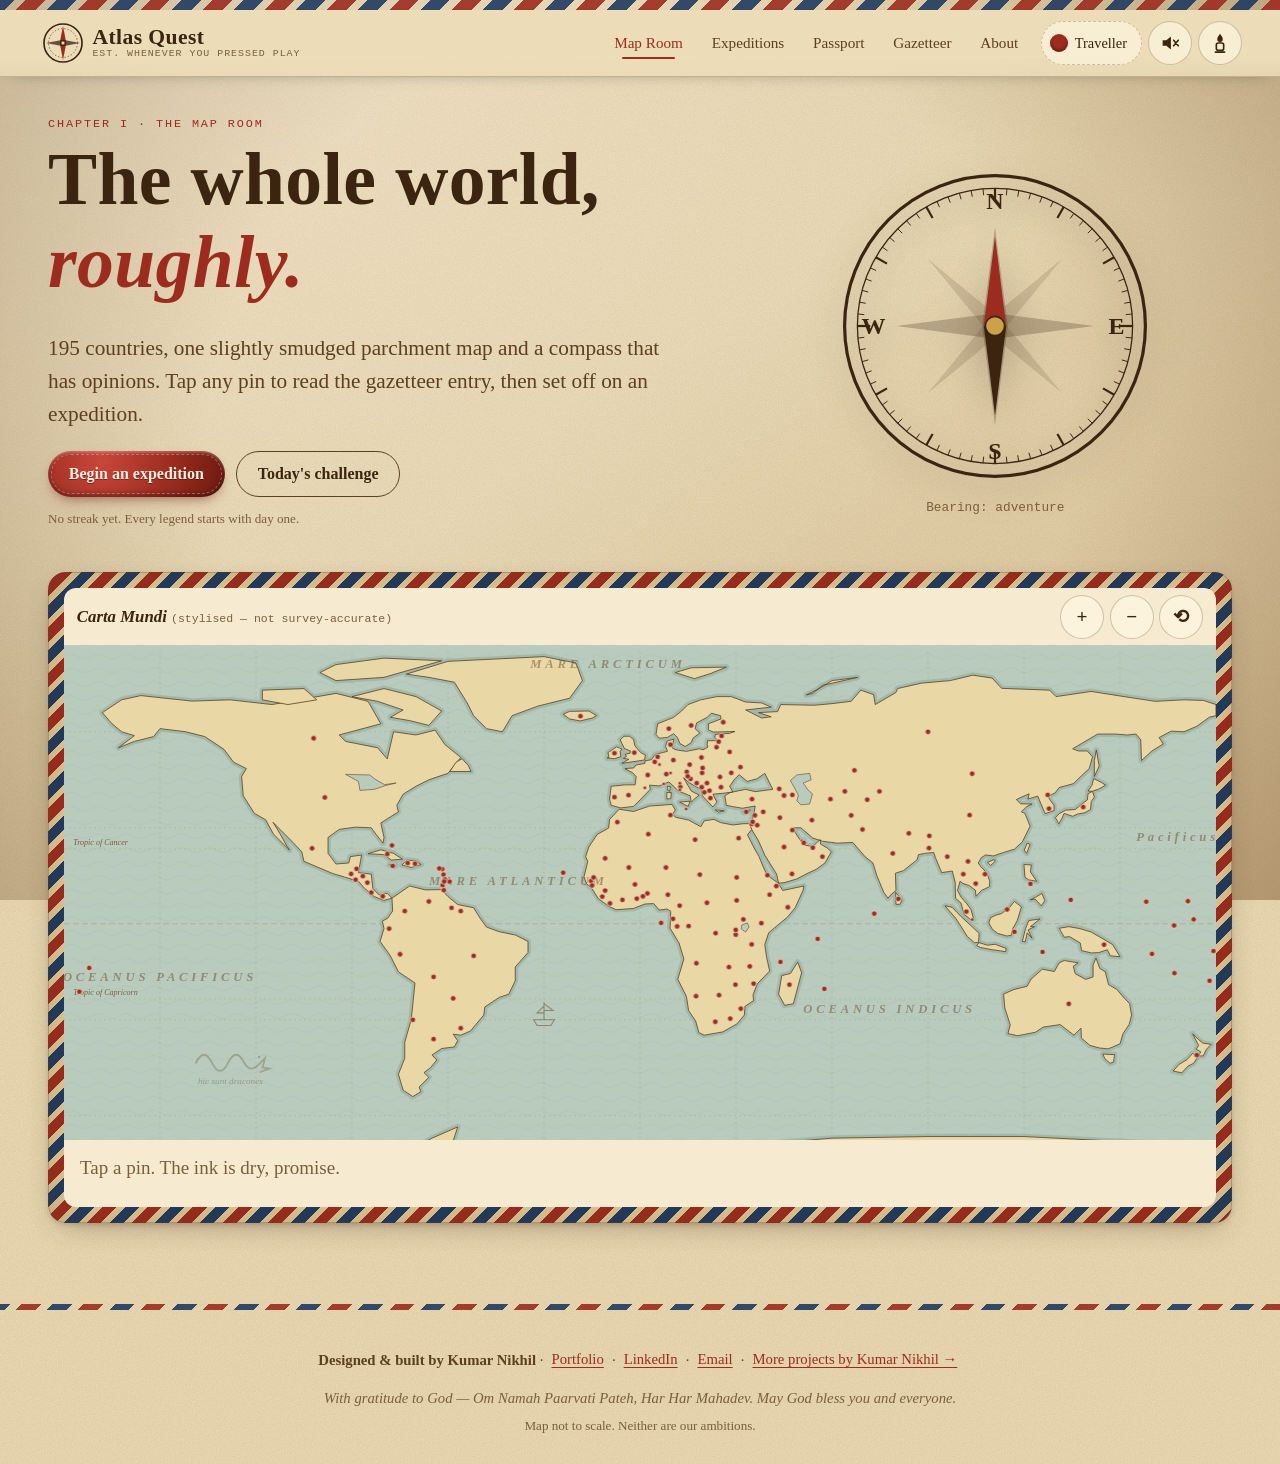
<file: index.html>
<!doctype html>
<html lang="en">
<head>
<meta charset="utf-8">
<meta name="viewport" content="width=device-width, initial-scale=1, viewport-fit=cover">
<title>Atlas Quest — a vintage geography adventure</title>
<meta name="description" content="Atlas Quest: an explorer's geography adventure. Flags, capitals, continents, currencies, find-it-on-the-map, an 80-second dash around the world, a daily challenge and a passport full of wax stamps. Free, offline-friendly, no sign-up.">
<meta property="og:title" content="Atlas Quest — a vintage geography adventure">
<meta property="og:description" content="Pack your compass. 195 countries, seven quiz expeditions, daily challenges and a stamp-filled passport you can export as a PNG.">
<meta property="og:type" content="website">
<meta property="og:url" content="https://kumarnikhildeveloperaccount.github.io/atlasquest/">
<meta name="theme-color" content="#e9d8b4" media="(prefers-color-scheme: light)">
<meta name="theme-color" content="#1d1610" media="(prefers-color-scheme: dark)">
<link rel="icon" href="favicon.svg" type="image/svg+xml">
<link rel="manifest" href="manifest.webmanifest">
<link rel="stylesheet" href="css/base.css?v=2">
<link rel="stylesheet" href="css/views.css">
</head>
<body data-theme="parchment">
<a class="skip" href="#main">Skip to the expedition</a>

<svg class="defs" width="0" height="0" aria-hidden="true" focusable="false">
  <defs>
    <filter id="roughen" x="-5%" y="-5%" width="110%" height="110%">
      <feTurbulence type="fractalNoise" baseFrequency="0.035" numOctaves="2" seed="7" result="n"/>
      <feDisplacementMap in="SourceGraphic" in2="n" scale="3.2"/>
    </filter>
    <filter id="inkbleed">
      <feTurbulence type="fractalNoise" baseFrequency="0.9" numOctaves="1" seed="3" result="g"/>
      <feDisplacementMap in="SourceGraphic" in2="g" scale="1.6"/>
    </filter>
    <filter id="waxGloss">
      <feGaussianBlur in="SourceAlpha" stdDeviation="1.2" result="b"/>
      <feSpecularLighting in="b" surfaceScale="3" specularConstant="0.7" specularExponent="18" lighting-color="#fff" result="s">
        <fePointLight x="-40" y="-60" z="90"/>
      </feSpecularLighting>
      <feComposite in="s" in2="SourceAlpha" operator="in" result="s2"/>
      <feComposite in="SourceGraphic" in2="s2" operator="arithmetic" k1="0" k2="1" k3="0.55" k4="0"/>
    </filter>
  </defs>
</svg>

<div class="airmail" aria-hidden="true"></div>

<header class="masthead">
  <button class="brand" type="button" data-view="map" aria-label="Atlas Quest — go to the Map Room">
    <svg class="brand-mark" viewBox="0 0 64 64" aria-hidden="true">
      <circle cx="32" cy="32" r="29" fill="none" stroke="currentColor" stroke-width="2.5"/>
      <circle cx="32" cy="32" r="22" fill="none" stroke="currentColor" stroke-width="1" stroke-dasharray="2 3"/>
      <path d="M32 6 L37 32 L32 58 L27 32 Z" fill="#9b2c1f"/>
      <path d="M6 32 L32 27 L58 32 L32 37 Z" fill="currentColor" opacity=".75"/>
      <circle cx="32" cy="32" r="3" fill="#e9d8b4" stroke="currentColor"/>
    </svg>
    <span class="brand-text"><span class="brand-name">Atlas Quest</span><span class="brand-tag">Est. whenever you pressed play</span></span>
  </button>

  <button class="nav-toggle" id="navToggle" type="button" aria-expanded="false" aria-controls="mainNav" aria-label="Open navigation">
    <span></span><span></span><span></span>
  </button>

  <nav class="mainnav" id="mainNav" aria-label="Main">
    <button type="button" class="navbtn" data-view="map" aria-current="page">Map Room</button>
    <button type="button" class="navbtn" data-view="quests">Expeditions</button>
    <button type="button" class="navbtn" data-view="passport">Passport</button>
    <button type="button" class="navbtn" data-view="gazetteer">Gazetteer</button>
    <button type="button" class="navbtn" data-view="about">About</button>
  </nav>

  <div class="tools">
    <button type="button" class="chip traveller" id="travellerChip" aria-label="Open your passport">
      <span class="chip-dot" id="travellerDot"></span><span id="travellerName">Traveller</span>
    </button>
    <button type="button" class="iconbtn" id="btnSound" aria-pressed="false" aria-label="Sound is off — turn sound on" title="Sound">
      <svg viewBox="0 0 24 24" aria-hidden="true"><path d="M4 9h4l5-4v14l-5-4H4z" fill="currentColor"/><path class="snd-on" d="M16 8.5a5 5 0 0 1 0 7M18.5 6a8.5 8.5 0 0 1 0 12" fill="none" stroke="currentColor" stroke-width="1.8" stroke-linecap="round"/><path class="snd-off" d="M16 9l5 6M21 9l-5 6" stroke="currentColor" stroke-width="1.8" stroke-linecap="round"/></svg>
    </button>
    <button type="button" class="iconbtn" id="btnTheme" aria-label="Switch to lamplight theme" title="Theme">
      <svg viewBox="0 0 24 24" aria-hidden="true"><path d="M12 2c-1 2-3 3-3 6a3 3 0 0 0 6 0c0-3-2-4-3-6z" fill="currentColor"/><rect x="8" y="12" width="8" height="8" rx="2" fill="none" stroke="currentColor" stroke-width="1.8"/><path d="M7 22h10" stroke="currentColor" stroke-width="1.8" stroke-linecap="round"/></svg>
    </button>
  </div>
</header>

<main id="main" tabindex="-1">

  <!-- ===================== MAP ROOM ===================== -->
  <section class="view is-active" id="view-map" aria-labelledby="mapTitle">
    <div class="hero">
      <div class="hero-copy">
        <p class="kicker">Chapter I · The Map Room</p>
        <h1 id="mapTitle">The whole world,<br><em>roughly.</em></h1>
        <p class="lede">195 countries, one slightly smudged parchment map and a compass that has opinions. Tap any pin to read the gazetteer entry, then set off on an expedition.</p>
        <div class="hero-actions">
          <button type="button" class="btn wax" data-view="quests"><span>Begin an expedition</span></button>
          <button type="button" class="btn ghost" id="btnDailyHero">Today's challenge</button>
        </div>
        <p class="tiny muted" id="heroStreak">No streak yet. Every legend starts with day one.</p>
      </div>
      <button type="button" class="compass" id="compass" aria-label="Compass rose. It points somewhere interesting.">
        <svg viewBox="0 0 200 200" aria-hidden="true">
          <g class="compass-ring">
            <circle cx="100" cy="100" r="94" fill="none" stroke="currentColor" stroke-width="2"/>
            <circle cx="100" cy="100" r="86" fill="none" stroke="currentColor" stroke-width=".8"/>
            <g id="compassTicks"></g>
            <text x="100" y="27" text-anchor="middle" class="cr-letter">N</text>
            <text x="176" y="105" text-anchor="middle" class="cr-letter">E</text>
            <text x="100" y="183" text-anchor="middle" class="cr-letter">S</text>
            <text x="24" y="105" text-anchor="middle" class="cr-letter">W</text>
          </g>
          <g class="compass-star">
            <path d="M100 38 L108 100 L100 162 L92 100Z" fill="currentColor" opacity=".25"/>
            <path d="M38 100 L100 92 L162 100 L100 108Z" fill="currentColor" opacity=".25"/>
            <path d="M58 58 L104 96 L142 142 L96 104Z" fill="currentColor" opacity=".14"/>
            <path d="M142 58 L104 104 L58 142 L96 96Z" fill="currentColor" opacity=".14"/>
          </g>
          <g class="compass-needle" id="compassNeedle">
            <path d="M100 44 L107 100 L93 100Z" fill="#9b2c1f"/>
            <path d="M100 156 L107 100 L93 100Z" fill="currentColor"/>
            <circle cx="100" cy="100" r="6" fill="#c9a24a" stroke="currentColor"/>
          </g>
        </svg>
        <span class="compass-caption" id="compassCaption">Bearing: adventure</span>
      </button>
    </div>

    <div class="mapframe">
      <div class="map-legend">
        <span class="legend-title">Carta Mundi <small>(stylised — not survey-accurate)</small></span>
        <div class="map-ctrls">
          <button type="button" class="iconbtn sm" id="zoomIn" aria-label="Zoom in">+</button>
          <button type="button" class="iconbtn sm" id="zoomOut" aria-label="Zoom out">−</button>
          <button type="button" class="iconbtn sm" id="zoomReset" aria-label="Reset map view">⟲</button>
        </div>
      </div>
      <div class="mapwrap" id="mapWrap"></div>
      <div class="mapinfo" id="mapInfo" aria-live="polite">
        <p class="muted">Tap a pin. The ink is dry, promise.</p>
      </div>
    </div>
  </section>

  <!-- ===================== EXPEDITIONS ===================== -->
  <section class="view" id="view-quests" aria-labelledby="questTitle" hidden>
    <p class="kicker">Chapter II · Expeditions</p>
    <h2 id="questTitle">Choose your expedition</h2>
    <p class="lede">Ten questions per voyage unless a clock is involved. Perfect rounds earn wax stamps for your passport.</p>
    <div class="daily" id="dailyCard"></div>
    <div class="modegrid" id="modeGrid"></div>
  </section>

  <!-- ===================== PASSPORT ===================== -->
  <section class="view" id="view-passport" aria-labelledby="passTitle" hidden>
    <p class="kicker">Chapter III · Papers, please</p>
    <h2 id="passTitle">Your passport</h2>
    <div class="profilebar">
      <div class="profiles" id="profileList" role="radiogroup" aria-label="Traveller profiles"></div>
      <form class="newprofile" id="newProfileForm" autocomplete="off">
        <label for="newProfileName" class="sr">New traveller name</label>
        <input id="newProfileName" maxlength="24" placeholder="New traveller name" required>
        <button type="submit" class="btn small">Issue passport</button>
      </form>
    </div>

    <div class="passport" id="passportBook">
      <div class="pp-page pp-id" id="passIdentity"></div>
      <div class="pp-page pp-stamps">
        <h3>Visas &amp; stamps <span class="count" id="stampCount"></span></h3>
        <div class="stampgrid" id="stampGrid"></div>
      </div>
      <div class="pp-page pp-scores">
        <h3>Best voyages</h3>
        <table class="besttable"><caption class="sr">Best scores by expedition</caption><tbody id="bestTable"></tbody></table>
        <h3>Daily streak</h3>
        <p id="streakInfo"></p>
        <div class="streakcal" id="streakCal" aria-label="Daily challenge results, last 28 days"></div>
      </div>
    </div>

    <div class="pp-actions">
      <button type="button" class="btn wax" id="btnExportPng"><span>Export passport as PNG</span></button>
      <button type="button" class="btn ghost" id="btnExportJson">Back up travellers (JSON)</button>
      <button type="button" class="btn ghost" id="btnImportJson">Restore backup</button>
      <input type="file" id="importFile" accept="application/json,.json" hidden>
      <button type="button" class="btn ghost" id="btnRenameProfile">Rename</button>
      <button type="button" class="btn ghost danger" id="btnDeleteProfile">Revoke passport</button>
    </div>
    <p class="tiny muted">Everything lives in this browser's localStorage. No accounts, no cloud, no customs officers.</p>
  </section>

  <!-- ===================== GAZETTEER ===================== -->
  <section class="view" id="view-gazetteer" aria-labelledby="gzTitle" hidden>
    <p class="kicker">Chapter IV · The Gazetteer</p>
    <h2 id="gzTitle">Every country, catalogued</h2>
    <div class="gztools">
      <label class="field"><span>Search</span><input id="gzSearch" type="search" placeholder="Country, capital or currency…"></label>
      <label class="field"><span>Continent</span>
        <select id="gzCont">
          <option value="">All continents</option>
          <option value="AF">Africa</option><option value="AS">Asia</option><option value="EU">Europe</option>
          <option value="NA">North America</option><option value="SA">South America</option><option value="OC">Oceania</option>
        </select>
      </label>
      <p class="tiny muted" id="gzCount" aria-live="polite"></p>
    </div>
    <ul class="gzlist" id="gzList"></ul>
  </section>

  <!-- ===================== ABOUT ===================== -->
  <section class="view" id="view-about" aria-labelledby="aboutTitle" hidden>
    <p class="kicker">Chapter V · Colophon</p>
    <h2 id="aboutTitle">About this atlas</h2>
    <div class="about">
      <article class="card letter">
        <h3>Made by</h3>
        <p><strong>Designed &amp; built by Kumar Nikhil</strong> — hand-drawn map, hand-written code, hand-licked stamps (metaphorically).</p>
        <ul class="links">
          <li><a href="https://kumarnikhildeveloperaccount.github.io/" target="_blank" rel="noopener">Portfolio</a></li>
          <li><a href="https://www.linkedin.com/in/kumar-nikhil-1000a9192/" target="_blank" rel="noopener">LinkedIn</a></li>
          <li><a href="mailto:nkashyapnikhilnk@gmail.com">Email</a></li>
        </ul>
        <p><a class="morelink" href="https://kumarnikhildeveloperaccount.github.io/" target="_blank" rel="noopener">More projects by Kumar Nikhil →</a></p>
      </article>
      <article class="card">
        <h3>A note on the map</h3>
        <p>The Carta Mundi is a <strong>stylised, simplified, hand-written SVG</strong> in an equirectangular projection. Coastlines are deliberately approximate — recognisable, not survey-accurate — and country pins are rough positions, not official centroids. Borders are not drawn. Please don't navigate a ship with it.</p>
      </article>
      <article class="card">
        <h3>A note on the facts</h3>
        <p>The gazetteer covers 195 countries (193 UN members plus the two observer states). Capitals, continents and currencies were checked carefully; where a fact is contested, in transition or genuinely ambiguous, it is <em>left out</em> rather than guessed, and that country simply sits out that quiz. Transcontinental countries skip the continent quiz. Flags are drawn only where they can be drawn faithfully with simple shapes (shown at a uniform 3:2 shape); flags with detailed emblems are skipped rather than drawn wrong.</p>
      </article>
      <article class="card">
        <h3>How saving works</h3>
        <p>Each traveller gets a passport in <code>localStorage</code>: stamps, best scores per expedition and a date-keyed daily streak. Export a passport page as a PNG, or back up every traveller as JSON.</p>
      </article>
    </div>
  </section>

  <!-- ===================== QUIZ STAGE ===================== -->
  <section class="stage" id="quizStage" aria-labelledby="qTitle" hidden>
    <div class="stage-card">
      <div class="stage-head">
        <button type="button" class="iconbtn" id="qQuit" aria-label="Abandon expedition">✕</button>
        <div class="stage-title"><span class="kicker" id="qKicker">Expedition</span><h2 id="qTitle">Quiz</h2></div>
        <div class="stage-meta">
          <span class="pill" id="qProgress">1 / 10</span>
          <span class="pill" id="qScore">0 pts</span>
          <span class="pill timer" id="qTimer" hidden>80s</span>
        </div>
      </div>
      <div class="progressbar" aria-hidden="true"><span id="qBar"></span></div>
      <div class="stage-body">
        <p class="qprompt" id="qPrompt" aria-live="polite"></p>
        <div class="qvisual" id="qVisual"></div>
        <div class="qoptions" id="qOptions"></div>
        <p class="qfeedback" id="qFeedback" aria-live="assertive"></p>
        <div class="stage-foot">
          <button type="button" class="btn wax" id="qNext" hidden><span>Next stop →</span></button>
        </div>
      </div>
    </div>
  </section>

  <!-- ===================== RESULTS ===================== -->
  <div class="modal" id="resultModal" role="dialog" aria-modal="true" aria-labelledby="resultTitle" hidden>
    <div class="modal-card postcard">
      <div class="postmark" aria-hidden="true"></div>
      <h2 id="resultTitle">Voyage complete</h2>
      <p class="bigscore" id="resultScore"></p>
      <p id="resultText"></p>
      <div class="resultstamps" id="resultStamps"></div>
      <div class="modal-actions">
        <button type="button" class="btn wax" id="btnAgain"><span>Sail again</span></button>
        <button type="button" class="btn ghost" id="btnToPassport">See passport</button>
        <button type="button" class="btn ghost" id="btnCloseResult">Back to harbour</button>
      </div>
    </div>
  </div>

</main>

<footer class="footer">
  <div class="airmail thin" aria-hidden="true"></div>
  <div class="foot-inner">
    <p><strong>Designed &amp; built by Kumar Nikhil</strong> ·
      <a href="https://kumarnikhildeveloperaccount.github.io/" target="_blank" rel="noopener">Portfolio</a> ·
      <a href="https://www.linkedin.com/in/kumar-nikhil-1000a9192/" target="_blank" rel="noopener">LinkedIn</a> ·
      <a href="mailto:nkashyapnikhilnk@gmail.com">Email</a> ·
      <a href="https://kumarnikhildeveloperaccount.github.io/" target="_blank" rel="noopener">More projects by Kumar Nikhil →</a></p>
    <p class="gratitude">With gratitude to God — Om Namah Paarvati Pateh, Har Har Mahadev. May God bless you and everyone.</p>
    <p class="tiny muted" id="footJoke">Map not to scale. Neither are our ambitions.</p>
  </div>
</footer>

<div class="toast" id="toast" role="status" aria-live="polite"></div>
<div class="stampfx" id="stampFx" aria-hidden="true"></div>

<script src="js/data.js" defer></script>
<script src="js/flags.js" defer></script>
<script src="js/mapdata.js" defer></script>
<script src="js/map.js" defer></script>
<script src="js/audio.js" defer></script>
<script src="js/profile.js" defer></script>
<script src="js/passport.js" defer></script>
<script src="js/quiz.js" defer></script>
<script src="js/app.js" defer></script>
</body>
</html>
</file>
<file: css/base.css>
/* Atlas Quest — base styles: themes, parchment, typography, masthead, buttons, footer. */
:root {
  --serif: "Iowan Old Style", "Palatino Linotype", Palatino, "Book Antiqua", "URW Palladio L", Georgia, "Times New Roman", serif;
  --display: "Didot", "Bodoni MT", "Bodoni 72", "Big Caslon", "Palatino Linotype", Palatino, Georgia, serif;
  --mono: "Courier New", Courier, "Nimbus Mono L", "Liberation Mono", monospace;
  --radius: 14px;
  --safe-t: env(safe-area-inset-top, 0px);
  --safe-b: env(safe-area-inset-bottom, 0px);
  --safe-l: env(safe-area-inset-left, 0px);
  --safe-r: env(safe-area-inset-right, 0px);
  --ease: cubic-bezier(.2, .8, .2, 1);
  --spring: cubic-bezier(.34, 1.56, .64, 1);
}
body[data-theme="parchment"] {
  --paper: #ecdcb8; --paper2: #dfc797; --paper3: #f6ead0;
  --ink: #3b2410; --ink2: #5e3f1e; --muted: #7a5f3c;
  --wax: #9b2c1f; --wax-hi: #c8473a; --navy: #1f3a5f; --gold: #b8862b; --green: #2f5d3a;
  --sea: #b9cbbd; --sea2: #9fb7aa; --land: #ead7a6; --land-edge: #5e3f1e;
  --card: rgba(255, 248, 228, .62); --card-edge: rgba(94, 63, 30, .28);
  --shadow: 0 10px 30px -12px rgba(59, 36, 16, .45), 0 2px 6px -2px rgba(59, 36, 16, .25);
  --focus: #1f3a5f; color-scheme: light;
}
body[data-theme="lamplight"] {
  --paper: #241a12; --paper2: #17110b; --paper3: #33261a;
  --ink: #f1e2c2; --ink2: #dcc59a; --muted: #b59d74;
  --wax: #c8473a; --wax-hi: #e46a5b; --navy: #8fb1d9; --gold: #e0b45a; --green: #8cc49a;
  --sea: #1b2b2c; --sea2: #223738; --land: #4a3a26; --land-edge: #e0c690;
  --card: rgba(48, 36, 24, .72); --card-edge: rgba(224, 198, 144, .22);
  --shadow: 0 14px 40px -14px rgba(0, 0, 0, .8), 0 2px 8px -2px rgba(0, 0, 0, .5);
  --focus: #e0b45a; color-scheme: dark;
}
*, *::before, *::after { box-sizing: border-box; }
html { -webkit-text-size-adjust: 100%; text-size-adjust: 100%; scroll-behavior: smooth; }
body {
  margin: 0; min-height: 100vh; min-height: 100dvh;
  font-family: var(--serif); font-size: clamp(16px, 1.05vw + 12px, 19px); line-height: 1.55;
  color: var(--ink); background-color: var(--paper);
  background-image:
    radial-gradient(ellipse at 20% 0%, rgba(255, 255, 255, .22), transparent 60%),
    radial-gradient(ellipse at 100% 100%, rgba(120, 70, 20, .18), transparent 55%),
    radial-gradient(circle at 50% 50%, transparent 55%, rgba(90, 55, 20, .28) 100%),
    url("data:image/svg+xml;utf8,<svg xmlns='http://www.w3.org/2000/svg' width='240' height='240'><filter id='n'><feTurbulence type='fractalNoise' baseFrequency='.8' numOctaves='3' stitchTiles='stitch'/><feColorMatrix values='0 0 0 0 .35 0 0 0 0 .22 0 0 0 0 .08 0 0 0 .22 0'/></filter><rect width='100%' height='100%' filter='url(%23n)'/></svg>");
  background-attachment: fixed, fixed, fixed, scroll;
  overflow-x: hidden;
  padding-left: var(--safe-l); padding-right: var(--safe-r);
  transition: background-color .6s var(--ease), color .6s var(--ease);
}
body[data-theme="lamplight"] {
  background-image:
    radial-gradient(circle at 78% 8%, rgba(255, 190, 90, .22), transparent 42%),
    radial-gradient(ellipse at 0% 100%, rgba(0, 0, 0, .5), transparent 60%),
    radial-gradient(circle at 50% 50%, transparent 50%, rgba(0, 0, 0, .55) 100%),
    url("data:image/svg+xml;utf8,<svg xmlns='http://www.w3.org/2000/svg' width='240' height='240'><filter id='n'><feTurbulence type='fractalNoise' baseFrequency='.012 .3' numOctaves='3' stitchTiles='stitch'/><feColorMatrix values='0 0 0 0 .12 0 0 0 0 .07 0 0 0 0 .03 0 0 0 .55 0'/></filter><rect width='100%' height='100%' filter='url(%23n)'/></svg>");
}
body.in-quiz { overflow: hidden; }
.defs { position: absolute; width: 0; height: 0; overflow: hidden; }
img, svg { max-width: 100%; }
a { color: var(--wax); text-decoration-thickness: 1px; text-underline-offset: 3px; }
a:hover { color: var(--wax-hi); }
:focus-visible { outline: 3px solid var(--focus); outline-offset: 3px; border-radius: 6px; }
h1, h2, h3 { font-family: var(--display); font-weight: 700; line-height: 1.12; margin: 0 0 .4em; letter-spacing: .005em; }
h1 { font-size: clamp(2.3rem, 6vw, 4.6rem); }
h1 em { font-style: italic; color: var(--wax); }
h2 { font-size: clamp(1.7rem, 3.6vw, 2.7rem); }
h3 { font-size: clamp(1.1rem, 1.6vw, 1.35rem); }
p { margin: 0 0 .8em; }
code { font-family: var(--mono); font-size: .9em; background: rgba(120, 80, 30, .12); padding: .05em .35em; border-radius: 4px; }
.kicker { font-family: var(--mono); font-size: .74rem; letter-spacing: .16em; text-transform: uppercase; color: var(--wax); margin: 0 0 .4em; }
.lede { font-size: 1.12em; max-width: 60ch; color: var(--ink2); }
.muted { color: var(--muted); }
.tiny { font-size: .82rem; }
.sr { position: absolute !important; width: 1px; height: 1px; overflow: hidden; clip: rect(0 0 0 0); white-space: nowrap; }
.skip { position: absolute; left: 12px; top: -60px; z-index: 100; background: var(--ink); color: var(--paper); padding: .6em 1em; border-radius: 8px; transition: top .2s; }
.skip:focus { top: calc(12px + var(--safe-t)); }

/* airmail stripes */
.airmail { height: 10px; background: repeating-linear-gradient(-45deg, var(--wax) 0 14px, transparent 14px 22px, var(--navy) 22px 36px, transparent 36px 44px); opacity: .9; }
.airmail.thin { height: 6px; }

/* ---------- masthead ---------- */
.masthead {
  position: sticky; top: 0; z-index: 40;
  display: flex; align-items: center; gap: .6rem; flex-wrap: nowrap;
  padding: calc(.55rem + var(--safe-t)) clamp(.8rem, 3vw, 2.4rem) .55rem;
  background: linear-gradient(to bottom, var(--paper) 70%, color-mix(in srgb, var(--paper) 85%, transparent));
  border-bottom: 1px solid var(--card-edge);
  box-shadow: 0 6px 18px -14px rgba(0, 0, 0, .6);
}
@supports not (background: color-mix(in srgb, red 50%, blue)) { .masthead { background: var(--paper); } }
.brand { display: flex; align-items: center; gap: .55rem; background: none; border: 0; color: var(--ink); cursor: pointer; padding: .2rem; min-height: 44px; font: inherit; text-align: left; }
.brand-mark { width: 42px; height: 42px; flex: none; transition: transform .8s var(--spring); }
.brand:hover .brand-mark, .brand:focus-visible .brand-mark { transform: rotate(-30deg); }
.brand-text { display: flex; flex-direction: column; line-height: 1.05; }
.brand-name { font-family: var(--display); font-weight: 700; font-size: 1.35rem; letter-spacing: .02em; }
.brand-tag { font-family: var(--mono); font-size: .62rem; letter-spacing: .1em; text-transform: uppercase; color: var(--muted); }
.mainnav { display: flex; gap: .2rem; margin-left: auto; }
.navbtn {
  font: inherit; font-size: .95rem; color: var(--ink2); background: none; border: 0; cursor: pointer;
  padding: .55rem .8rem; min-height: 44px; border-radius: 999px; position: relative;
  transition: color .25s, background .25s;
}
.navbtn::after { content: ""; position: absolute; left: 22%; right: 22%; bottom: 6px; height: 2px; background: var(--wax); transform: scaleX(0); transition: transform .35s var(--spring); border-radius: 2px; }
.navbtn:hover, .navbtn:focus-visible { color: var(--ink); background: rgba(120, 80, 30, .08); }
.navbtn[aria-current="page"] { color: var(--wax); }
.navbtn[aria-current="page"]::after { transform: scaleX(1); }
.tools { display: flex; align-items: center; gap: .35rem; }
.iconbtn {
  width: 44px; height: 44px; display: inline-grid; place-items: center; border-radius: 50%;
  border: 1px solid var(--card-edge); background: var(--card); color: var(--ink); cursor: pointer;
  font: 700 1.1rem var(--serif); transition: transform .2s var(--spring), background .2s; padding: 0;
}
.iconbtn svg { width: 22px; height: 22px; }
.iconbtn:hover { transform: translateY(-2px) rotate(-4deg); }
.iconbtn:active { transform: scale(.92); }
.iconbtn.sm { width: 44px; height: 44px; font-size: 1.2rem; }
#btnSound .snd-on { display: none; }
#btnSound.on .snd-on { display: inline; }
#btnSound.on .snd-off { display: none; }
.chip {
  display: inline-flex; align-items: center; gap: .45rem; min-height: 44px; padding: .3rem .9rem .3rem .5rem;
  border-radius: 999px; border: 1px dashed var(--card-edge); background: var(--card); color: var(--ink);
  font: inherit; font-size: .9rem; cursor: pointer; max-width: 11rem;
}
.chip span:last-child { overflow: hidden; text-overflow: ellipsis; white-space: nowrap; }
.chip-dot { width: 18px; height: 18px; border-radius: 50%; flex: none; box-shadow: inset 0 -2px 3px rgba(0, 0, 0, .35), 0 0 0 2px var(--paper3); background: var(--wax); }
.nav-toggle { display: none; width: 44px; height: 44px; border: 1px solid var(--card-edge); background: var(--card); border-radius: 12px; cursor: pointer; padding: 11px 10px; flex-direction: column; justify-content: space-between; margin-left: auto; }
.nav-toggle span { display: block; height: 2px; background: var(--ink); border-radius: 2px; transition: transform .3s var(--ease), opacity .3s; }
.nav-toggle[aria-expanded="true"] span:nth-child(1) { transform: translateY(9px) rotate(45deg); }
.nav-toggle[aria-expanded="true"] span:nth-child(2) { opacity: 0; }
.nav-toggle[aria-expanded="true"] span:nth-child(3) { transform: translateY(-9px) rotate(-45deg); }

/* ---------- buttons ---------- */
.btn {
  font: 600 1rem var(--serif); cursor: pointer; border-radius: 999px; min-height: 46px; padding: .65rem 1.3rem;
  display: inline-flex; align-items: center; justify-content: center; gap: .5rem; text-decoration: none;
  transition: transform .25s var(--spring), box-shadow .25s, background .25s, color .25s;
  -webkit-tap-highlight-color: transparent;
}
.btn.small { min-height: 44px; padding: .45rem 1rem; font-size: .92rem; }
.btn.wax {
  color: #fbeee0; border: 0; position: relative;
  background: radial-gradient(circle at 30% 25%, var(--wax-hi), var(--wax) 55%, #6d1a10 100%);
  box-shadow: inset 0 2px 2px rgba(255, 255, 255, .25), inset 0 -3px 6px rgba(0, 0, 0, .35), 0 6px 14px -6px rgba(110, 25, 15, .7);
  text-shadow: 0 1px 0 rgba(0, 0, 0, .35);
}
.btn.wax::before { content: ""; position: absolute; inset: 3px; border-radius: inherit; border: 1px dashed rgba(255, 230, 210, .35); pointer-events: none; }
.btn.wax:hover { transform: translateY(-2px) rotate(-1deg); box-shadow: inset 0 2px 2px rgba(255, 255, 255, .3), inset 0 -3px 6px rgba(0, 0, 0, .35), 0 10px 20px -8px rgba(110, 25, 15, .8); }
.btn.wax:active { transform: scale(.95); }
.btn.ghost { background: transparent; color: var(--ink); border: 1.5px solid var(--ink2); }
.btn.ghost:hover { background: var(--ink); color: var(--paper); }
.btn.ghost.danger { border-color: var(--wax); color: var(--wax); }
.btn.ghost.danger:hover { background: var(--wax); color: #fff; }
.btn:disabled { opacity: .5; cursor: not-allowed; transform: none; }

main { display: block; padding: clamp(1rem, 3vw, 2.5rem) clamp(.9rem, 4vw, 3rem) 3rem; max-width: 1500px; margin: 0 auto; outline: none; }

/* ---------- footer ---------- */
.footer { margin-top: 2rem; }
.foot-inner { padding: 1.4rem clamp(1rem, 4vw, 3rem) calc(1.4rem + var(--safe-b)); text-align: center; font-size: .92rem; color: var(--ink2); }
.foot-inner p { margin: .35rem 0; }
.gratitude { font-style: italic; color: var(--muted); }

/* ---------- toast ---------- */
.toast {
  position: fixed; left: 50%; bottom: calc(1.2rem + var(--safe-b)); z-index: 90; max-width: min(92vw, 520px);
  transform: translate(-50%, 140%) rotate(-1deg); opacity: 0;
  background: var(--paper3); color: var(--ink); border: 1px solid var(--card-edge); box-shadow: var(--shadow);
  padding: .8rem 1.1rem .8rem 3rem; border-radius: 10px; font-size: .95rem; pointer-events: none;
  transition: transform .45s var(--spring), opacity .3s;
  background-image: repeating-linear-gradient(-45deg, var(--wax) 0 6px, transparent 6px 10px, var(--navy) 10px 16px, transparent 16px 20px);
  background-size: 2.1rem 100%; background-repeat: no-repeat;
}
.toast.show { transform: translate(-50%, 0) rotate(0); opacity: 1; }

@media (max-width: 980px) {
  .nav-toggle { display: flex; }
  .mainnav {
    position: absolute; top: 100%; left: 0; right: 0; flex-direction: column; gap: 0; padding: .4rem clamp(.8rem, 3vw, 2rem) 1rem;
    background: var(--paper); border-bottom: 1px solid var(--card-edge); box-shadow: var(--shadow);
    transform-origin: top; transform: scaleY(0); opacity: 0; visibility: hidden; transition: transform .35s var(--ease), opacity .25s, visibility 0s .35s;
  }
  .mainnav.open { transform: scaleY(1); opacity: 1; visibility: visible; transition: transform .35s var(--ease), opacity .25s; }
  .navbtn { text-align: left; border-radius: 10px; font-size: 1.05rem; }
  .navbtn::after { left: .8rem; right: auto; width: 2rem; }
  .tools { order: 3; }
  .nav-toggle { order: 2; }
}
@media (max-width: 560px) {
  .brand-tag { display: none; }
  .brand-name { font-size: 1.1rem; }
  .brand-mark { width: 36px; height: 36px; }
  .chip { max-width: 44px; padding: 0; justify-content: center; }
  .chip #travellerName { display: none; }
  .masthead { gap: .35rem; }
}
@media (max-width: 380px) { .brand-name { font-size: 1rem; } .tools { gap: .2rem; } }
@media (prefers-reduced-motion: reduce) {
  *, *::before, *::after { animation-duration: .001ms !important; animation-iteration-count: 1 !important; transition-duration: .001ms !important; scroll-behavior: auto !important; }
}
@media print { .masthead, .footer, .toast, .pp-actions, .profilebar { display: none !important; } body { background: #fff; } }

@media (max-width: 720px) { .chip { min-width: 44px; max-width: none; width: 44px; } }

/* footer credit links: 44px touch targets on every device */
footer a { display: inline-flex; align-items: center; min-height: 44px; padding: 0 .3em; }
</file>
<file: css/views.css>
/* Atlas Quest — view styles: Map Room, Expeditions, quiz stage, passport, gazetteer, about. */
.view { animation: unfurl .7s var(--ease) both; }
@keyframes unfurl { from { opacity: 0; transform: translateY(14px) scaleY(.985); filter: blur(2px); } to { opacity: 1; transform: none; filter: none; } }
.card { background: var(--card); border: 1px solid var(--card-edge); border-radius: var(--radius); padding: clamp(1rem, 2.4vw, 1.6rem); box-shadow: var(--shadow); position: relative; }

/* ---------- hero ---------- */
.hero { display: grid; grid-template-columns: minmax(0, 1.4fr) minmax(0, 1fr); gap: clamp(1rem, 4vw, 3rem); align-items: center; margin-bottom: clamp(1rem, 3vw, 2rem); }
.hero-actions { display: flex; flex-wrap: wrap; gap: .7rem; margin: 1.2rem 0 .8rem; }
.compass { justify-self: center; width: min(100%, 320px); aspect-ratio: 1; background: none; border: 0; cursor: pointer; color: var(--ink); position: relative; padding: 0; -webkit-tap-highlight-color: transparent; }
.compass svg { width: 100%; height: 100%; filter: drop-shadow(0 10px 18px rgba(59, 36, 16, .35)); overflow: visible; }
.compass .compass-star { transform-origin: 100px 100px; animation: drift 90s linear infinite; }
.compass-needle { transform-origin: 100px 100px; transition: transform 1.4s var(--spring); }
.cr-letter { font: 700 15px var(--display); fill: currentColor; }
.compass-caption { position: absolute; left: 50%; bottom: -1.6rem; transform: translateX(-50%); white-space: nowrap; max-width: 92vw; overflow: hidden; text-overflow: ellipsis; font: .8rem var(--mono); color: var(--muted); }
.compass.wobble svg { animation: wobble .9s var(--spring); }
.compass.spin .compass-needle { transition: none; animation: spinNeedle 1.5s var(--ease); }
@keyframes drift { to { transform: rotate(360deg); } }
@keyframes wobble { 0% { transform: rotate(0); } 30% { transform: rotate(-6deg); } 60% { transform: rotate(4deg); } 100% { transform: rotate(0); } }
@keyframes spinNeedle { to { transform: rotate(1440deg); } }

/* ---------- map ---------- */
.mapframe { position: relative; border-radius: 18px; padding: clamp(.5rem, 1.5vw, 1rem); background: var(--paper2);
  box-shadow: var(--shadow), inset 0 0 0 1px var(--card-edge), inset 0 0 40px rgba(90, 55, 20, .25);
  background-image: repeating-linear-gradient(-45deg, var(--wax) 0 10px, transparent 10px 16px, var(--navy) 16px 26px, transparent 26px 32px); }
.mapframe > * { position: relative; }
.map-legend { display: flex; align-items: center; justify-content: space-between; gap: .6rem; flex-wrap: wrap; background: var(--paper3); border-radius: 12px 12px 0 0; padding: .4rem .8rem; }
.legend-title { font: italic 700 1.05rem var(--display); }
.legend-title small { font: .72rem var(--mono); font-style: normal; color: var(--muted); }
.map-ctrls { display: flex; gap: .35rem; }
.mapwrap { background: var(--sea); overflow: hidden; touch-action: none; position: relative; cursor: grab; }
.mapwrap:focus-visible { outline: 3px solid var(--focus); outline-offset: -3px; }
.carta { display: block; width: 100%; height: auto; aspect-ratio: 1000 / 430; user-select: none; -webkit-user-select: none; }
.carta.dragging { cursor: grabbing; }
.carta .sea { fill: var(--sea); }
.carta .sea-wave { stroke: var(--sea2); }
.carta .graticule line { stroke: var(--land-edge); stroke-width: .35; opacity: .35; stroke-dasharray: 2 3; vector-effect: non-scaling-stroke; }
.carta .graticule .equator { stroke: var(--wax); opacity: .55; stroke-dasharray: 6 3; }
.carta .graticule .tropic { stroke: var(--gold); opacity: .55; }
.carta .grat-label { font: italic 7px var(--serif); fill: var(--muted); }
.carta .coast-halo path { fill: none; stroke: var(--sea2); stroke-width: 5; stroke-linejoin: round; opacity: .9; }
.carta .land-fill path { fill: var(--land); stroke: var(--land-edge); stroke-width: .8; stroke-linejoin: round; vector-effect: non-scaling-stroke; }
.carta .lake { fill: var(--sea); stroke: var(--land-edge); stroke-width: .5; }
body.lowfx .carta .land { filter: none; }
.carta .ocean-label { font: italic 600 11px var(--display); fill: var(--ink2); opacity: .45; letter-spacing: .3em; }
.carta .dragon-label { font: italic 8px var(--serif); fill: var(--ink2); opacity: .35; }
.carta .serpent-body { fill: none; stroke: var(--ink2); stroke-width: 1.6; stroke-linecap: round; opacity: .28; transition: opacity .6s, stroke .6s; }
.carta .serpent-eye { fill: var(--ink2); opacity: .3; }
body.serpent-awake .carta .serpent { animation: swim 3.2s ease-in-out infinite; }
body.serpent-awake .carta .serpent-body { stroke: var(--green); opacity: 1; stroke-width: 2.2; }
body.serpent-awake .carta .serpent-eye { fill: var(--wax); opacity: 1; }
@keyframes swim { 50% { translate: 8px -2px; } }
.carta .ship-lines { fill: none; stroke: var(--ink2); stroke-width: .9; opacity: .5; }
.carta .ship { animation: bob 4s ease-in-out infinite; transform-box: fill-box; }
@keyframes bob { 50% { translate: 0 1.5px; rotate: 3deg; } }
.carta .pin { fill: var(--wax); stroke: var(--paper3); stroke-width: .6; cursor: pointer; transition: fill .2s; }
.carta .pin.faint { opacity: .6; }
.carta .pin:hover, .carta .pin.on { fill: var(--navy); }
.carta .ring { fill: none; stroke: var(--wax); stroke-width: 1.4; animation: ping 1.6s var(--ease) infinite; transform-box: fill-box; transform-origin: center; }
.carta .ring-dot { fill: var(--wax); stroke: var(--paper3); stroke-width: .8; }
@keyframes ping { 0% { transform: scale(.4); opacity: 1; } 100% { transform: scale(1.6); opacity: 0; } }
.carta .mark-label { font: 700 10px var(--display); fill: var(--ink); paint-order: stroke; stroke: var(--paper3); stroke-width: 3px; stroke-linejoin: round; }
.carta .route { fill: none; stroke: var(--wax); stroke-width: 1.1; stroke-dasharray: 3 3; opacity: .75; vector-effect: non-scaling-stroke; animation: march 1.2s linear infinite; }
@keyframes march { to { stroke-dashoffset: -12; } }
.carta .plane { fill: none; stroke: var(--navy); stroke-width: 1.6; stroke-linecap: round; }
.carta .drop-pole { stroke: var(--ink); stroke-width: 1.2; }
.carta .drop-flag { fill: var(--wax); }
.carta .drop.good .drop-flag { fill: var(--green); }
.carta .drop-base { fill: var(--ink); }
.carta .drop { animation: plant .5s var(--spring); }
@keyframes plant { from { translate: 0 -14px; opacity: 0; } }
.carta .measure { stroke: var(--wax); stroke-width: 1; stroke-dasharray: 4 3; vector-effect: non-scaling-stroke; }
.carta .measure.good { stroke: var(--green); }
.mapinfo { background: var(--paper3); border-radius: 0 0 12px 12px; padding: .8rem 1rem; min-height: 4.2rem; }
.mapinfo p { margin: 0; }
.infocard { display: flex; gap: 1rem; align-items: flex-start; animation: unfurl .45s var(--ease); }
.infocard h3 { margin-bottom: .2rem; }
.infoflag, .gzflag { flex: none; width: 84px; height: 56px; display: grid; place-items: center; }
.infoflag svg, .gzflag svg { width: 100%; height: 100%; filter: drop-shadow(0 2px 3px rgba(0, 0, 0, .3)); }
.mono { border: 1.5px dashed var(--card-edge); border-radius: 6px; font: 700 1rem var(--mono); color: var(--muted); letter-spacing: .1em; }
.facts { display: flex; flex-wrap: wrap; gap: .2rem 1.4rem; margin: 0; }
.facts div { min-width: 7rem; }
.facts dt { font: .68rem var(--mono); text-transform: uppercase; letter-spacing: .12em; color: var(--muted); }
.facts dd { margin: 0; font-weight: 600; }
.note { font-size: .82rem; color: var(--muted); font-style: italic; margin: .4rem 0 0; }

/* ---------- expeditions ---------- */
.daily { display: grid; grid-template-columns: auto 1fr auto; gap: 1.2rem; align-items: center; margin: 1.2rem 0 1.6rem;
  padding: 1.1rem 1.3rem; border-radius: var(--radius); background: var(--paper3); box-shadow: var(--shadow); position: relative; overflow: hidden; }
.daily::before { content: ""; position: absolute; inset: 0; border: 8px solid transparent; border-image: repeating-linear-gradient(-45deg, var(--wax) 0 10px, transparent 10px 16px, var(--navy) 16px 26px, transparent 26px 32px) 8; pointer-events: none; }
.daily h3 { margin: 0 0 .2rem; }
.daily p { margin: 0; }
.daily-stamp { width: 84px; height: 84px; border-radius: 50%; display: grid; place-items: center; align-content: center; color: var(--wax); border: 3px double var(--wax); transform: rotate(-12deg); font-family: var(--display); }
.daily-stamp span { font-size: 2rem; font-weight: 700; line-height: 1; }
.daily-stamp small { font: 700 .7rem var(--mono); letter-spacing: .2em; }
.modegrid { display: grid; grid-template-columns: repeat(auto-fill, minmax(min(100%, 280px), 1fr)); gap: clamp(.9rem, 2vw, 1.4rem); }
.modecard { background: var(--card); border: 1px solid var(--card-edge); border-radius: var(--radius); padding: 1.4rem 1.3rem 1.1rem; box-shadow: var(--shadow);
  display: flex; flex-direction: column; position: relative; animation: dealt .6s var(--spring) both; animation-delay: calc(var(--i) * 70ms);
  transition: transform .35s var(--spring), box-shadow .35s; }
.modecard:hover, .modecard:focus-within { transform: translateY(-4px) rotate(-.4deg); }
@keyframes dealt { from { opacity: 0; transform: translateY(24px) rotate(2deg); } }
.modecard h3 { margin-bottom: .3rem; }
.modecard p { font-size: .95rem; }
.modecard .joke { font-style: italic; color: var(--muted); font-size: .86rem; }
.modefoot { margin-top: auto; display: flex; justify-content: space-between; align-items: center; gap: .6rem; padding-top: .6rem; border-top: 1px dashed var(--card-edge); }
.best { font-size: .88rem; color: var(--ink2); }
.seal { position: absolute; top: -14px; right: 14px; width: 58px; height: 58px; border-radius: 47% 53% 50% 50% / 52% 46% 54% 48%;
  background: radial-gradient(circle at 32% 28%, var(--wax-hi), var(--wax) 55%, #5e150c); display: grid; place-items: center;
  box-shadow: inset 0 -4px 8px rgba(0, 0, 0, .4), inset 0 3px 3px rgba(255, 255, 255, .25), 0 4px 10px -3px rgba(0, 0, 0, .5); transform: rotate(8deg); }
.seal span { width: 40px; height: 40px; border-radius: 50%; display: grid; place-items: center; border: 1.5px solid rgba(255, 220, 200, .35); color: #f6dcd0; font: 700 1.2rem var(--display); text-shadow: 0 -1px 0 rgba(0, 0, 0, .4); }
.modecard:hover .seal { animation: press .5s var(--spring); }
@keyframes press { 40% { transform: rotate(8deg) scale(.88); } }

/* ---------- quiz stage ---------- */
.stage { position: fixed; inset: 0; z-index: 60; overflow-y: auto; -webkit-overflow-scrolling: touch; overscroll-behavior: contain;
  background: rgba(30, 18, 8, .55); padding: calc(1rem + var(--safe-t)) max(.7rem, var(--safe-r)) calc(1rem + var(--safe-b)) max(.7rem, var(--safe-l));
  backdrop-filter: blur(4px); -webkit-backdrop-filter: blur(4px); }
.stage-card { max-width: 900px; margin: 0 auto; background: var(--paper3); border-radius: 18px; box-shadow: 0 30px 70px -20px rgba(0, 0, 0, .7); overflow: hidden; position: relative;
  background-image: radial-gradient(circle at 50% 0%, rgba(255, 255, 255, .25), transparent 60%); }
.stage.entering .stage-card { animation: postcardIn .7s var(--spring) both; }
@keyframes postcardIn { from { opacity: 0; transform: translateY(40px) rotate(-3deg) scale(.95); } }
.stage-card::before { content: ""; display: block; height: 8px; background: repeating-linear-gradient(-45deg, var(--wax) 0 12px, transparent 12px 18px, var(--navy) 18px 30px, transparent 30px 36px); }
.stage-head { display: flex; align-items: center; gap: .8rem; padding: .8rem 1rem .4rem; flex-wrap: wrap; }
.stage-title { flex: 1; min-width: 10rem; }
.stage-title h2 { font-size: clamp(1.2rem, 3vw, 1.7rem); margin: 0; }
.stage-title .kicker { margin: 0; }
.stage-meta { display: flex; gap: .4rem; flex-wrap: wrap; }
.pill { font: 700 .85rem var(--mono); padding: .35rem .7rem; border-radius: 999px; background: var(--card); border: 1px solid var(--card-edge); white-space: nowrap; }
.pill.timer { color: var(--wax); border-color: var(--wax); }
.pill.timer.hurry { background: var(--wax); color: #fff; animation: pulse .5s ease-in-out infinite alternate; }
@keyframes pulse { to { transform: scale(1.08); } }
.progressbar { height: 5px; margin: 0 1rem; background: var(--card-edge); border-radius: 4px; overflow: hidden; }
.progressbar span { display: block; height: 100%; width: 0; background: linear-gradient(90deg, var(--navy), var(--wax)); transition: width .4s var(--ease); }
.stage-body { padding: 1rem clamp(1rem, 3vw, 1.8rem) 1.4rem; }
.qprompt { font: 600 clamp(1.15rem, 2.6vw, 1.6rem) var(--display); text-align: center; margin: .2rem 0 .9rem; }
.qprompt strong { color: var(--wax); }
.qvisual { display: grid; place-items: center; margin-bottom: 1rem; }
.qvisual.pop > * { animation: popIn .5s var(--spring); }
@keyframes popIn { from { opacity: 0; transform: scale(.85) rotate(-3deg); } }
.flagframe { width: min(78vw, 320px); aspect-ratio: 3 / 2; display: grid; place-items: center; padding: 10px; background: var(--paper); border-radius: 6px;
  box-shadow: 0 10px 24px -10px rgba(0, 0, 0, .55), inset 0 0 0 1px var(--card-edge); transform: rotate(-1.5deg); }
.flagframe svg { width: 100%; height: 100%; filter: drop-shadow(0 2px 2px rgba(0, 0, 0, .25)); }
.postcard-mini, .coin-mini, .globe-mini { width: 86px; height: 86px; display: grid; place-items: center; }
.postcard-mini span { font-size: 2.4rem; color: var(--navy); transform: rotate(-8deg); display: block; }
.coin-mini { border-radius: 50%; background: radial-gradient(circle at 35% 30%, #f6dc8c, var(--gold) 60%, #7a5418); box-shadow: inset 0 -4px 8px rgba(0, 0, 0, .35), 0 6px 12px -4px rgba(0, 0, 0, .5); animation: coinflip 2.4s ease-in-out infinite; }
.coin-mini span { font: 700 2rem var(--display); color: #5a3d10; }
@keyframes coinflip { 50% { transform: rotateY(180deg); } }
.globe-mini { border-radius: 50%; background: radial-gradient(circle at 35% 30%, #d9e6da, var(--sea) 50%, #5f7f74); box-shadow: inset -8px -6px 14px rgba(0, 0, 0, .35); position: relative; overflow: hidden; }
.globe-mini::after { content: ""; position: absolute; inset: 18% 22% 30% 18%; border-radius: 40% 60% 55% 45%; background: var(--land); box-shadow: 30px 14px 0 -6px var(--land), -12px 30px 0 -10px var(--land); animation: spinGlobe 6s linear infinite; }
@keyframes spinGlobe { from { transform: translateX(-60%); } to { transform: translateX(60%); } }
.v-find { display: block; }
.quizmap { border-radius: 12px; box-shadow: inset 0 0 0 1px var(--card-edge); }
.qoptions { display: grid; grid-template-columns: repeat(2, minmax(0, 1fr)); gap: .7rem; }
.v-find + .qoptions { grid-template-columns: repeat(2, minmax(0, 1fr)); }
.mcbtn { grid-column: 1 / -1; justify-self: center; }
.opt { font: 600 1rem var(--serif); color: var(--ink); text-align: left; min-height: 56px; padding: .7rem 1rem; border-radius: 12px; cursor: pointer;
  background: var(--card); border: 1.5px solid var(--card-edge); display: flex; gap: .7rem; align-items: center; position: relative;
  transition: transform .2s var(--spring), background .25s, border-color .25s; -webkit-tap-highlight-color: transparent; }
.opt:hover:not(:disabled) { transform: translateY(-2px); border-color: var(--ink2); }
.opt:active:not(:disabled) { transform: scale(.97); }
.opt .key { flex: none; width: 28px; height: 28px; border-radius: 50%; display: grid; place-items: center; font: 700 .8rem var(--mono); border: 1px solid var(--card-edge); color: var(--muted); }
.opt.right { background: color-mix(in srgb, var(--green) 22%, var(--paper3)); border-color: var(--green); }
.opt.wrong { background: color-mix(in srgb, var(--wax) 20%, var(--paper3)); border-color: var(--wax); animation: shake .4s; }
.opt.right::after { content: "✓"; position: absolute; right: .8rem; font-size: 1.3rem; color: var(--green); animation: popIn .4s var(--spring); }
.opt.wrong::after { content: "✕"; position: absolute; right: .8rem; font-size: 1.1rem; color: var(--wax); }
.opt:disabled { cursor: default; }
@keyframes shake { 20%, 60% { transform: translateX(-6px); } 40%, 80% { transform: translateX(6px); } }
.qfeedback { min-height: 1.6em; text-align: center; margin: 1rem 0 .4rem; font-size: 1.05rem; }
.qfeedback.ok { color: var(--green); }
.qfeedback.no { color: var(--wax); }
.qfeedback .plus { font: 700 .95rem var(--mono); color: var(--gold); margin-left: .3rem; display: inline-block; animation: floatUp .8s var(--ease); }
.qfeedback .after { display: block; font-size: .85rem; font-style: italic; color: var(--muted); margin-top: .3rem; }
@keyframes floatUp { from { transform: translateY(8px); opacity: 0; } }
.stage-foot { display: flex; justify-content: center; }

/* ---------- modal ---------- */
.modal { position: fixed; inset: 0; z-index: 70; display: grid; place-items: center; padding: calc(1rem + var(--safe-t)) 1rem calc(1rem + var(--safe-b)); background: rgba(30, 18, 8, .6); overflow-y: auto; }
.modal[hidden] { display: none; }
.modal-card { width: min(100%, 560px); position: relative; animation: postcardIn .7s var(--spring); }
.postcard { background: var(--paper3); border-radius: 10px; padding: 2rem 1.6rem 1.5rem; box-shadow: 0 30px 70px -20px rgba(0, 0, 0, .7); text-align: center;
  border: 10px solid transparent; border-image: repeating-linear-gradient(-45deg, var(--wax) 0 12px, var(--paper3) 12px 18px, var(--navy) 18px 30px, var(--paper3) 30px 36px) 10; }
.postmark { position: absolute; top: 12px; right: 14px; width: 70px; height: 70px; border-radius: 50%; border: 2px solid var(--muted); opacity: .5; }
.postmark::after { content: ""; position: absolute; left: -46px; top: 22px; width: 50px; height: 24px; background: repeating-linear-gradient(transparent 0 4px, var(--muted) 4px 6px); border-radius: 50%; }
.bigscore { font: 700 clamp(2.6rem, 8vw, 4rem) var(--display); color: var(--wax); margin: .2rem 0; line-height: 1; }
.bigscore small { font-size: .4em; color: var(--muted); }
.newbest { color: var(--gold); display: inline-block; animation: popIn .6s var(--spring); }
.resultstamps { display: flex; flex-wrap: wrap; justify-content: center; gap: .8rem; margin: .6rem 0; }
.newstamp { width: 110px; display: grid; justify-items: center; font-size: .8rem; animation: thunk .7s var(--spring) both; }
.newstamp svg { width: 96px; height: 96px; }
.newstamp:nth-child(2) { animation-delay: .25s; } .newstamp:nth-child(3) { animation-delay: .5s; }
@keyframes thunk { 0% { transform: scale(2.4) rotate(-20deg); opacity: 0; } 60% { transform: scale(.92) rotate(-6deg); opacity: 1; } 100% { transform: scale(1) rotate(-8deg); } }
.modal-actions { display: flex; flex-wrap: wrap; justify-content: center; gap: .6rem; margin-top: 1rem; }

.stampfx { position: fixed; inset: 0; z-index: 95; pointer-events: none; display: grid; place-items: center; }
.stampfx .fxstamp { width: min(60vw, 280px); opacity: 0; }
.stampfx.go .fxstamp { animation: bigthunk 2.1s var(--ease) both; }
.stampfx svg { width: 100%; height: auto; }
@keyframes bigthunk { 0% { transform: scale(3) rotate(-30deg); opacity: 0; } 18% { transform: scale(.95) rotate(-10deg); opacity: .95; } 24% { transform: scale(1.03) rotate(-10deg); } 75% { opacity: .95; } 100% { transform: scale(1) rotate(-10deg) translateY(-40px); opacity: 0; } }

/* ---------- passport ---------- */
.profilebar { display: flex; flex-wrap: wrap; gap: .8rem; align-items: center; justify-content: space-between; margin: 1rem 0 1.4rem; }
.profiles { display: flex; flex-wrap: wrap; gap: .4rem; }
.ptab { font: inherit; font-size: .92rem; min-height: 44px; display: inline-flex; align-items: center; gap: .45rem; padding: .3rem .9rem .3rem .45rem; border-radius: 999px; cursor: pointer;
  background: transparent; color: var(--ink); border: 1.5px solid var(--card-edge); transition: background .2s, transform .2s var(--spring); }
.ptab.on { background: var(--ink); color: var(--paper); border-color: var(--ink); }
.ptab:hover { transform: translateY(-2px); }
.newprofile { display: flex; gap: .4rem; flex-wrap: wrap; }
.newprofile input, .field input, .field select { font: inherit; font-size: 1rem; min-height: 46px; padding: .5rem .8rem; border-radius: 10px; border: 1.5px solid var(--card-edge); background: var(--paper3); color: var(--ink); max-width: 100%; }
.passport { display: grid; grid-template-columns: repeat(3, minmax(0, 1fr)); gap: 0; border-radius: 16px; overflow: hidden; box-shadow: var(--shadow);
  background: #213a2c; padding: 12px; position: relative; }
body[data-theme="lamplight"] .passport { background: #14261c; }
.pp-page { background: var(--paper3); padding: 1.2rem 1.1rem; position: relative; min-height: 340px;
  background-image: repeating-radial-gradient(circle at 50% 120%, transparent 0 14px, rgba(31, 58, 95, .05) 14px 15px); }
.pp-page + .pp-page { box-shadow: inset 14px 0 18px -14px rgba(60, 35, 10, .45); }
.pp-page h3 { font-size: 1.1rem; }
.pp-crest { font: 700 .72rem var(--mono); letter-spacing: .2em; color: var(--gold); text-align: center; margin-bottom: .8rem; }
.pp-idrow { display: flex; gap: 1rem; align-items: flex-start; }
.pp-photo { flex: none; width: 92px; height: 116px; border-radius: 8px; background: var(--pc); display: grid; place-items: center; box-shadow: inset 0 -20px 30px rgba(0, 0, 0, .3); position: relative; overflow: hidden; }
.pp-photo span { font: 700 2.2rem var(--display); color: #f6ead0; }
.pp-photo::after { content: ""; position: absolute; right: -16px; bottom: -16px; width: 52px; height: 52px; border-radius: 50%; border: 2px solid rgba(255, 255, 255, .35); }
.pp-fields { margin: 0; display: grid; gap: .35rem; min-width: 0; }
.pp-fields dt { font: .64rem var(--mono); letter-spacing: .14em; text-transform: uppercase; color: var(--muted); }
.pp-fields dd { margin: 0; font-weight: 700; overflow-wrap: anywhere; }
.pp-mrz { font: .7rem/1.4 var(--mono); letter-spacing: .08em; color: var(--ink2); margin-top: 1rem; overflow-wrap: anywhere; word-break: break-all; opacity: .8; }
.count { font: .8rem var(--mono); color: var(--muted); }
.stampgrid { display: grid; grid-template-columns: repeat(auto-fill, minmax(84px, 1fr)); gap: .4rem; }
.stampgrid .empty { grid-column: 1 / -1; font-style: italic; color: var(--muted); }
.stamp { background: none; border: 0; padding: 0; cursor: pointer; color: var(--muted); aspect-ratio: 1; min-height: 44px; transform: rotate(var(--rot)); transition: transform .3s var(--spring); }
.stamp svg { width: 100%; height: 100%; }
.stamp.locked { opacity: .35; }
.stamp.locked svg * { stroke-dasharray: 3 3; }
.stamp.earned { mix-blend-mode: multiply; }
body[data-theme="lamplight"] .stamp.earned { mix-blend-mode: screen; filter: brightness(1.5); }
.stamp:hover, .stamp:focus-visible { transform: rotate(0) scale(1.08); }
.st-ring { font: 700 9.5px var(--serif); letter-spacing: .08em; }
.st-glyph { font: 700 24px var(--display); }
.st-date { font: 7px var(--mono); letter-spacing: .06em; }
.st-small { font: 700 8px var(--serif); letter-spacing: .06em; }
.besttable { width: 100%; border-collapse: collapse; font-size: .9rem; margin-bottom: 1rem; }
.besttable th { text-align: left; font-weight: 600; padding: .3rem .4rem .3rem 0; }
.besttable td { padding: .3rem 0; text-align: right; }
.besttable tr + tr { border-top: 1px dashed var(--card-edge); }
.streakcal { display: grid; grid-template-columns: repeat(7, 1fr); gap: 4px; max-width: 260px; }
.sc { aspect-ratio: 1; border-radius: 50%; border: 1px dashed var(--card-edge); display: grid; place-items: center; font: 700 .7rem var(--mono); color: #fff; }
.sc.done { background: var(--wax); border: 0; box-shadow: inset 0 -2px 3px rgba(0, 0, 0, .35); }
.sc.today { outline: 2px solid var(--gold); outline-offset: 1px; }
.pp-actions { display: flex; flex-wrap: wrap; gap: .6rem; margin: 1.2rem 0 .6rem; }

/* ---------- gazetteer ---------- */
.gztools { display: flex; flex-wrap: wrap; gap: .8rem 1.2rem; align-items: flex-end; margin: 1rem 0 1.2rem; }
.field { display: grid; gap: .2rem; font-size: .8rem; font-family: var(--mono); text-transform: uppercase; letter-spacing: .1em; color: var(--muted); }
.field input { width: min(80vw, 320px); }
.gzlist { list-style: none; padding: 0; margin: 0; display: grid; grid-template-columns: repeat(auto-fill, minmax(min(100%, 330px), 1fr)); gap: .8rem; }
.gzitem { display: grid; grid-template-columns: auto 1fr; gap: .4rem .9rem; align-items: start; padding: .9rem 1rem; background: var(--card); border: 1px solid var(--card-edge); border-radius: 12px; content-visibility: auto; contain-intrinsic-size: 160px; }
.gzitem[hidden] { display: none; }
.gzitem .gzflag { width: 66px; height: 44px; }
.gzitem h3 { font-size: 1.05rem; margin-bottom: .25rem; }
.gzitem .btn { grid-column: 1 / -1; justify-self: end; }
.gzbody { min-width: 0; }
.gzbody .facts div { min-width: 6rem; }

/* ---------- about ---------- */
.about { display: grid; grid-template-columns: repeat(auto-fit, minmax(min(100%, 320px), 1fr)); gap: 1rem; margin-top: 1rem; }
.letter { background-image: repeating-linear-gradient(transparent 0 27px, rgba(31, 58, 95, .12) 27px 28px); }
.links { list-style: none; padding: 0; display: flex; gap: 1rem; flex-wrap: wrap; }
.links a, .morelink { display: inline-flex; align-items: center; min-height: 44px; font-weight: 700; }

/* ---------- entrance ---------- */
body:not(.ready) .mapframe { opacity: 0; }
.mapframe { transition: opacity .9s var(--ease); }
body.ready .mapframe .carta { animation: mapUnroll 1.2s var(--ease) both; }
@keyframes mapUnroll { from { clip-path: inset(0 50% 0 50%); } to { clip-path: inset(0 0 0 0); } }

/* ---------- responsive ---------- */
@media (max-width: 1100px) { .passport { grid-template-columns: 1fr 1fr; } .pp-scores { grid-column: 1 / -1; } }
@media (max-width: 760px) {
  .hero { grid-template-columns: 1fr; text-align: left; }
  .compass { width: min(64vw, 240px); margin-bottom: 1.6rem; }
  .passport { grid-template-columns: 1fr; padding: 8px; }
  .pp-page + .pp-page { box-shadow: inset 0 14px 18px -14px rgba(60, 35, 10, .45); }
  .daily { grid-template-columns: auto 1fr; }
  .daily .btn { grid-column: 1 / -1; }
  .infocard { flex-direction: column; gap: .5rem; }
}
@media (max-width: 520px) {
  .qoptions { grid-template-columns: 1fr; }
  .opt { min-height: 50px; }
  .daily-stamp { width: 64px; height: 64px; }
  .daily-stamp span { font-size: 1.5rem; }
  .pp-idrow { flex-direction: column; }
  .stage { padding-left: .4rem; padding-right: .4rem; }
  .stage-body { padding: .8rem .8rem 1.2rem; }
  .carta .ocean-label { font-size: 14px; }
}
@media (min-width: 2000px) { body { font-size: 21px; } main { max-width: 2000px; } }
@supports not (color: color-mix(in srgb, red 50%, blue)) {
  .opt.right { background: rgba(47, 93, 58, .2); }
  .opt.wrong { background: rgba(155, 44, 31, .18); }
}
</file>
